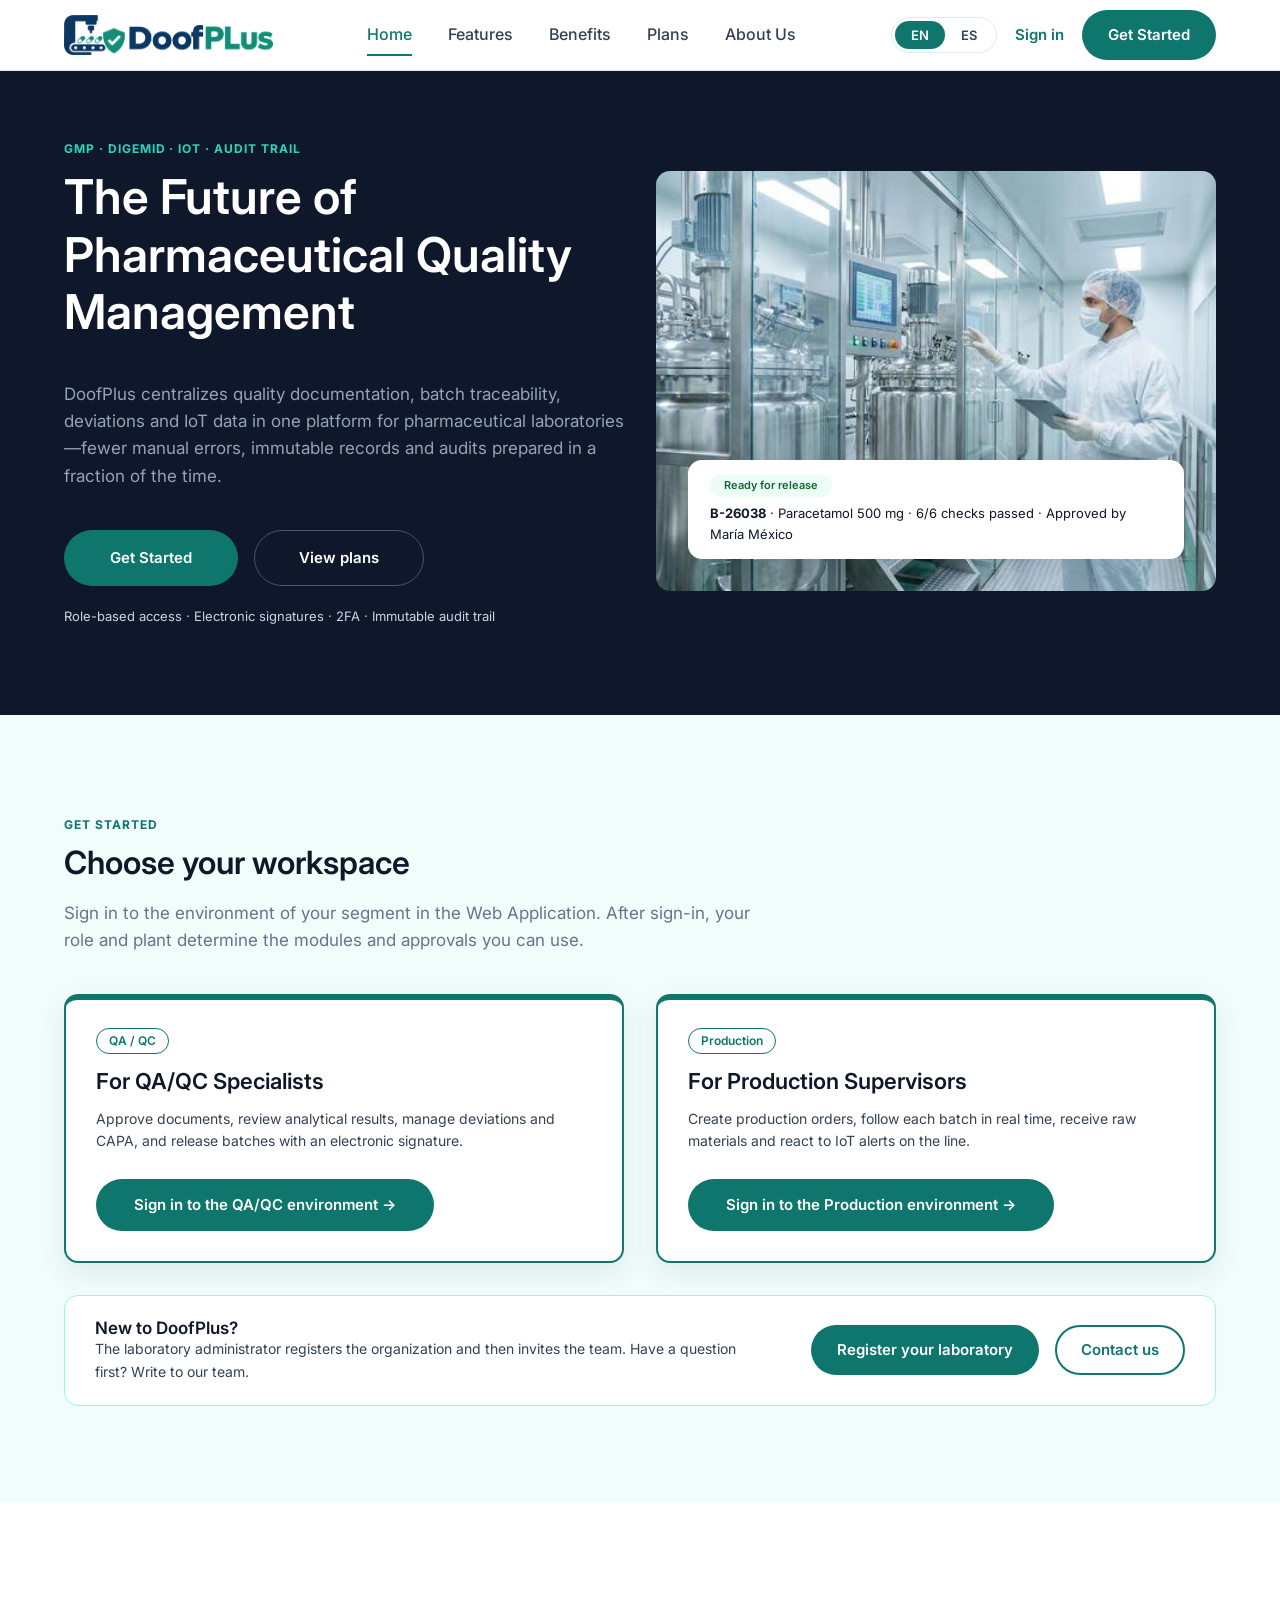
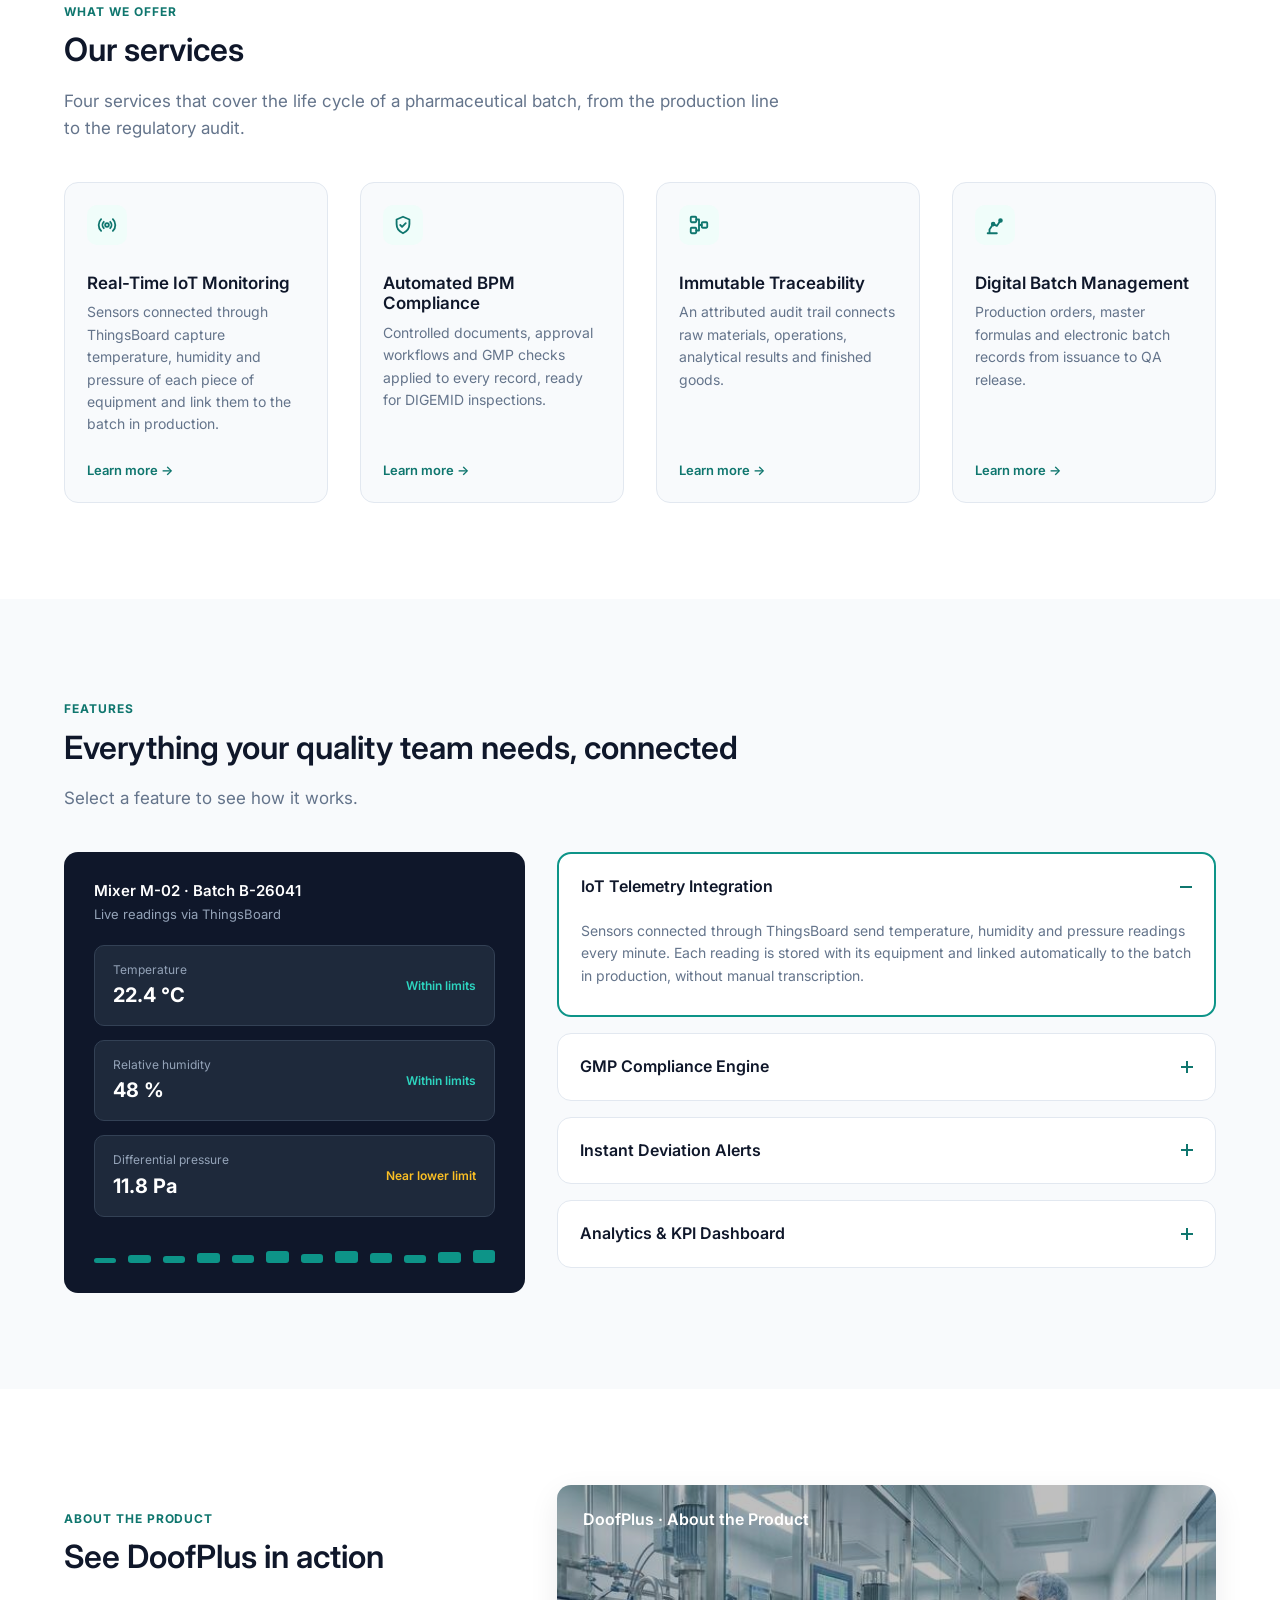
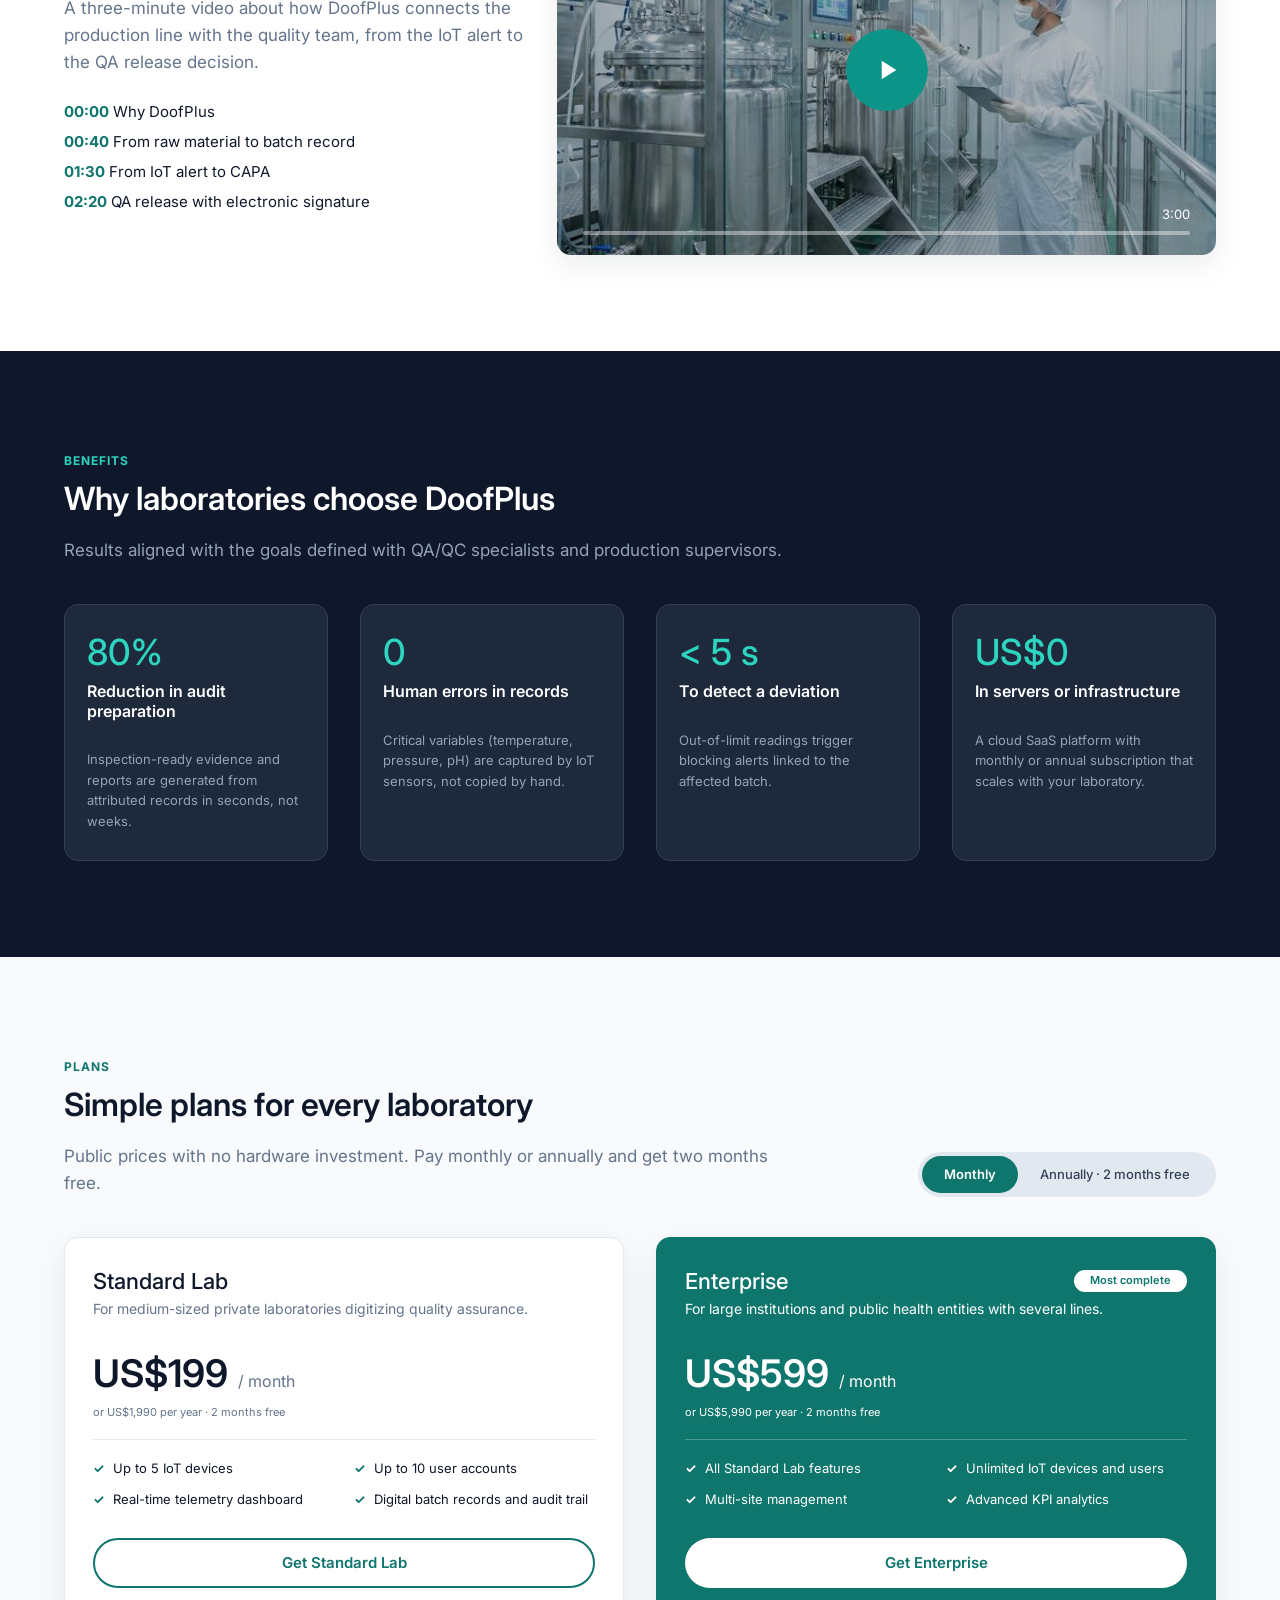
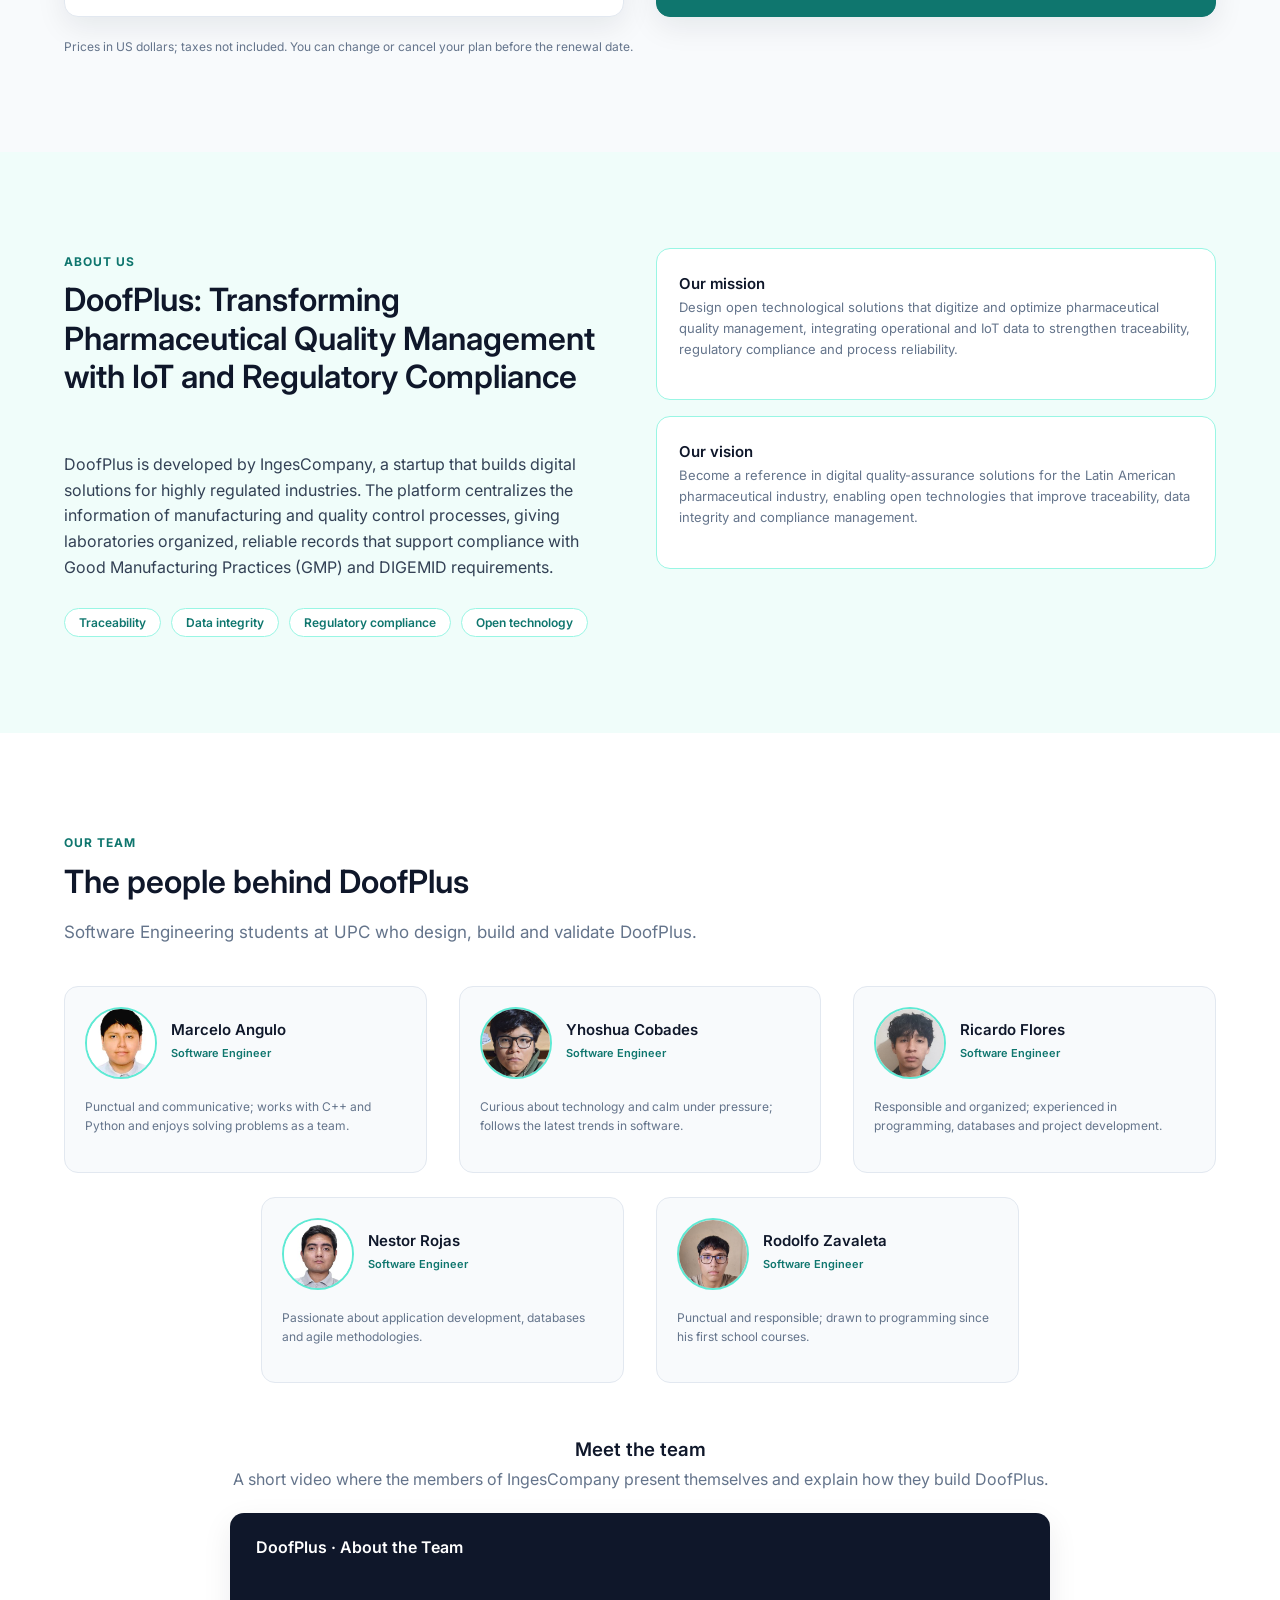
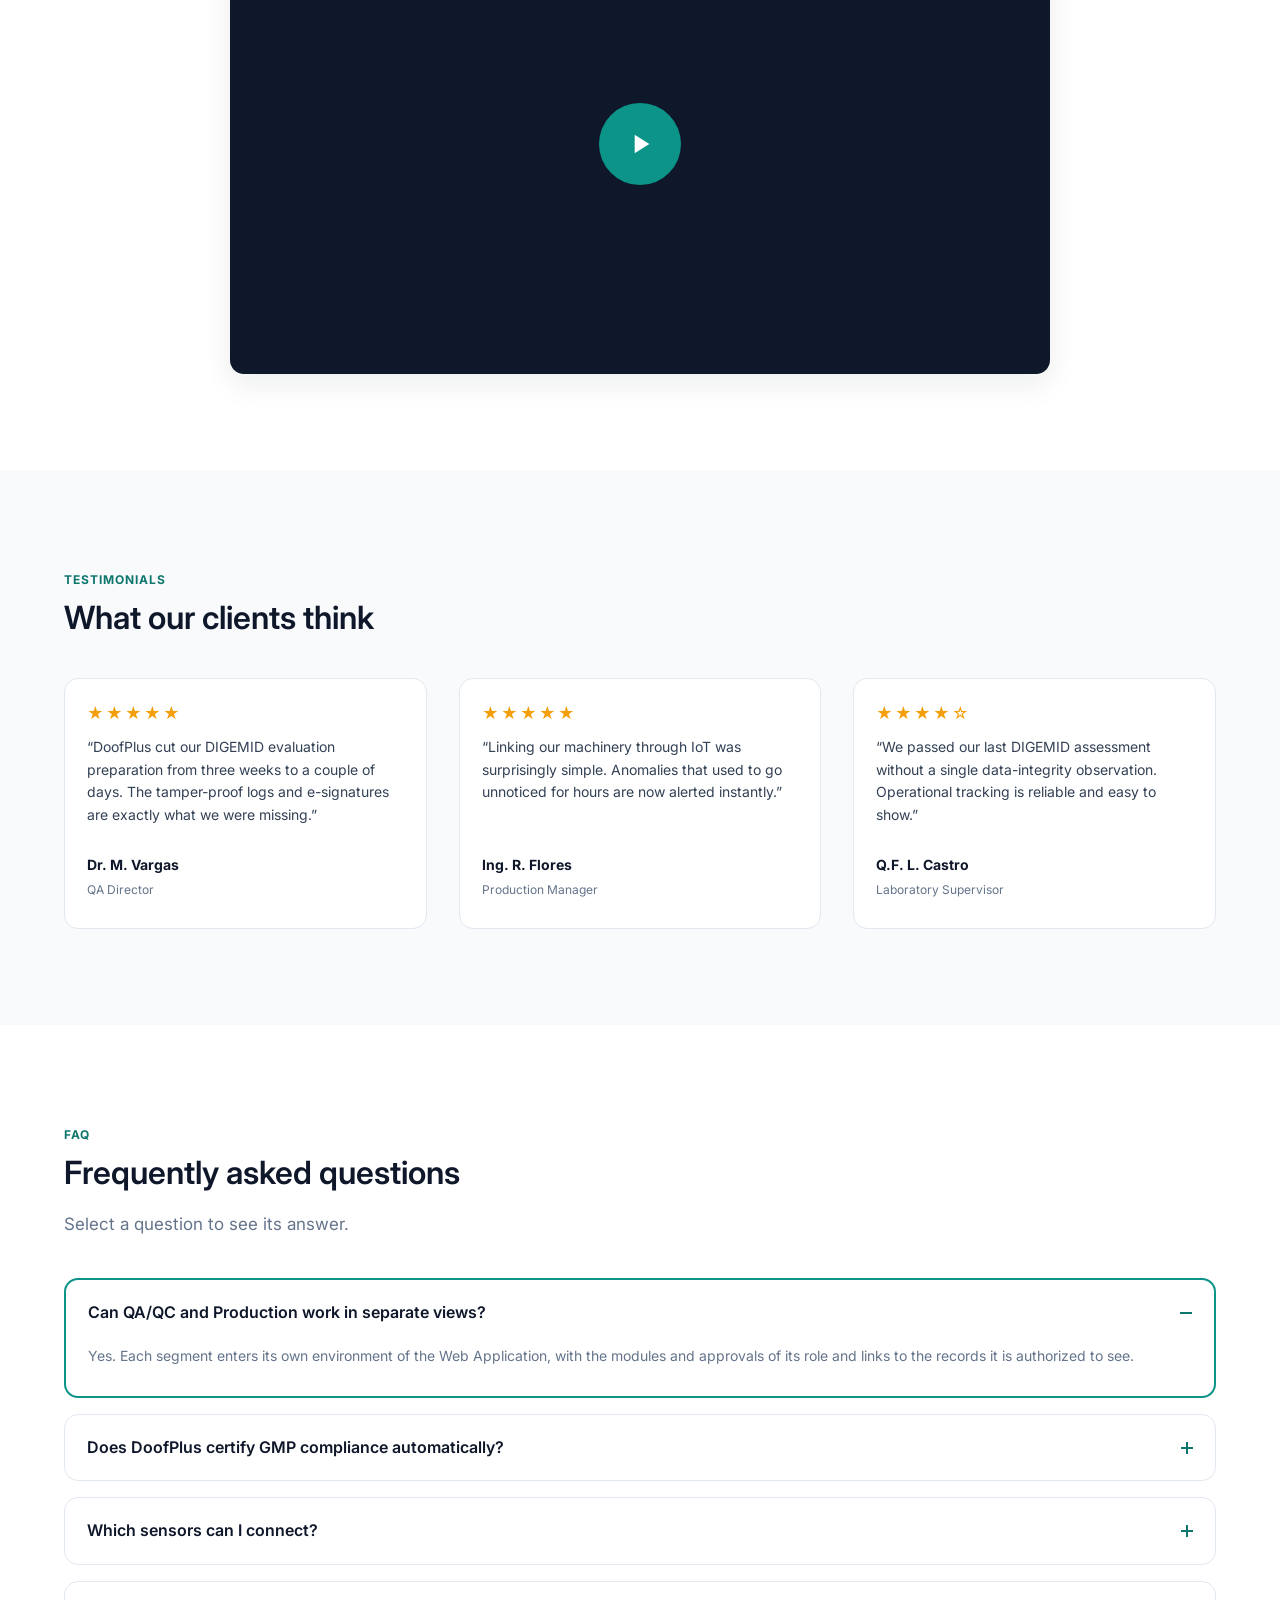
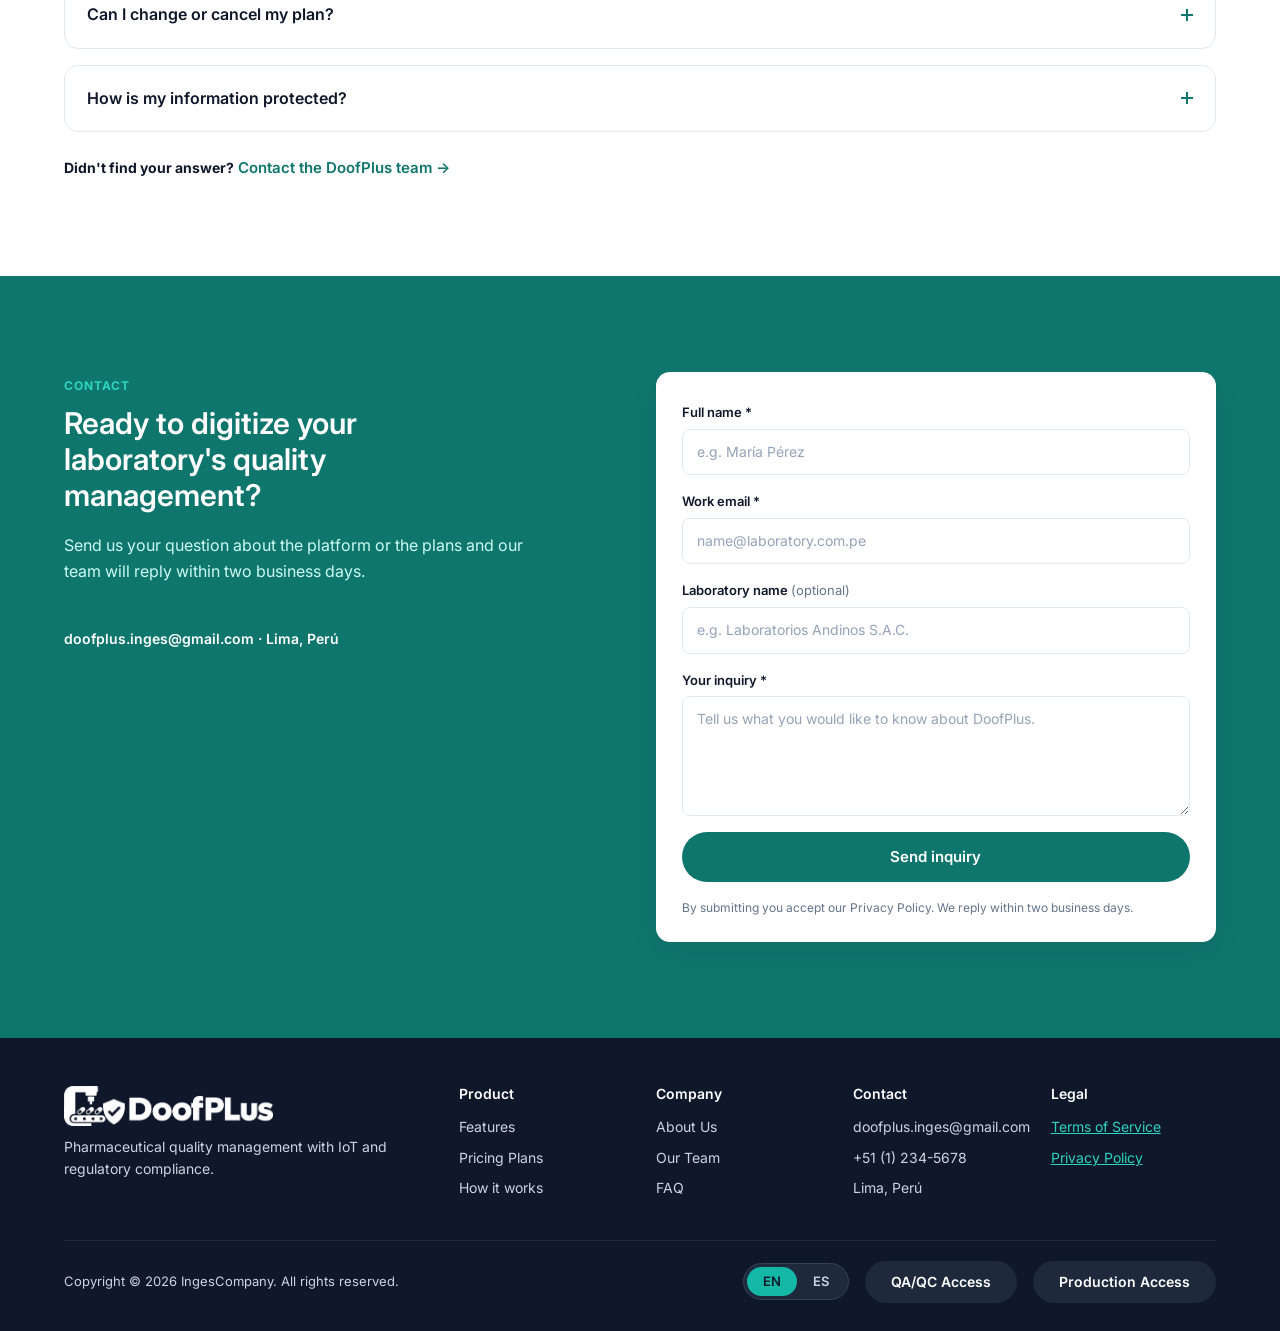
<file: index.html>
<!DOCTYPE html>
<html lang="en-US">
<head>
  <meta charset="UTF-8">
  <meta name="viewport" content="width=device-width, initial-scale=1.0">
  <meta name="description" content="DoofPlus centralizes quality documentation, batch traceability, deviations and IoT data for pharmaceutical laboratories in one platform.">
  <meta name="keywords" content="DoofPlus, pharmaceutical quality management, GMP, BPM, DIGEMID, batch traceability, IoT, audit trail, QA/QC, SaaS">
  <meta name="author" content="IngesCompany">
  <title data-i18n="meta.home">DoofPlus - Pharmaceutical Quality Management</title>
  <link rel="icon" href="favicon.ico" sizes="any">
  <link rel="preconnect" href="https://fonts.googleapis.com">
  <link rel="preconnect" href="https://fonts.gstatic.com" crossorigin>
  <link href="https://fonts.googleapis.com/css2?family=Inter:wght@400;500;600;700&display=swap" rel="stylesheet">
  <link rel="stylesheet" href="public/assets/styles/main.css">
</head>
<body>
<a class="skip-link" href="#main" data-i18n="nav.skip">Skip to main content</a>
<!-- Header: brand, section navigation, language switcher and segment access -->
<header class="navbar">
  <div class="container navbar-inner">
    <a href="#home" class="brand"><img src="public/assets/images/doofplus-logo.png" alt="DoofPlus" class="brand-logo"></a>

    <nav class="nav-links" aria-label="Main">
      <a href="#home" class="active" data-i18n="nav.home">Home</a>
      <a href="#features" data-i18n="nav.features">Features</a>
      <a href="#benefits" data-i18n="nav.benefits">Benefits</a>
      <a href="#plans" data-i18n="nav.plans">Plans</a>
      <a href="#about" data-i18n="nav.about">About Us</a>
    </nav>

    <div class="nav-actions">
      <div class="lang-switch" role="group" aria-label="Language">
        <button class="lang-btn active" type="button" data-lang="en">EN</button>
        <button class="lang-btn" type="button" data-lang="es">ES</button>
      </div>
      <a href="#workspace" class="link-teal desktop-only" data-i18n="nav.sign_in">Sign in</a>
      <a href="#workspace" data-magnetic class="btn btn-primary desktop-only" data-i18n="nav.get_started">Get Started</a>
      <button class="menu-toggle" type="button" aria-expanded="false" aria-controls="mobile-menu" data-i18n-aria="nav.menu">
        <span></span><span></span><span></span>
      </button>
    </div>
  </div>

  <!-- Mobile menu (≤ 900px) -->
  <div class="mobile-menu" id="mobile-menu" hidden>
    <nav class="mobile-links" aria-label="Main">
      <a href="#home" data-i18n="nav.home">Home</a>
      <a href="#features" data-i18n="nav.features">Features</a>
      <a href="#benefits" data-i18n="nav.benefits">Benefits</a>
      <a href="#plans" data-i18n="nav.plans">Plans</a>
      <a href="#about" data-i18n="nav.about">About Us</a>
    </nav>
    <a href="#workspace" class="mobile-sign-in" data-i18n="nav.sign_in">Sign in</a>
    <a href="#workspace" class="btn btn-primary btn-block btn-lg" data-i18n="nav.get_started">Get Started</a>
    <a href="#plans" class="btn btn-ghost-light btn-block btn-lg" data-i18n="hero.cta_plans">View plans</a>
    <div class="lang-switch lang-switch-dark" role="group" aria-label="Language">
      <button class="lang-btn" type="button" data-lang="en">EN</button>
      <button class="lang-btn" type="button" data-lang="es">ES</button>
    </div>
  </div>
</header>

<main id="main">
  <!-- Hero: value proposition -->
  <section class="hero section-dark" id="home">
    <div class="container hero-grid">
      <div class="hero-content">
        <span class="overline overline-light" data-i18n="hero.overline">GMP · DIGEMID · IoT · Audit trail</span>
        <h1 data-i18n="hero.title">The Future of Pharmaceutical Quality Management</h1>
        <p class="hero-subtitle" data-i18n="hero.subtitle"></p>
        <div class="hero-buttons">
          <a href="#workspace" data-magnetic class="btn btn-primary btn-lg" data-i18n="hero.cta_start">Get Started</a>
          <a href="#plans" data-magnetic class="btn btn-ghost-light btn-lg" data-i18n="hero.cta_plans">View plans</a>
        </div>
        <p class="hero-trust" data-i18n="hero.trust"></p>
      </div>

      <div class="hero-visual">
        <img src="public/assets/images/pharmaceutical-laboratory.jpg" alt="" data-i18n-alt="hero.image_alt" class="hero-img">
        <div class="floating-card">
          <span class="status-badge" data-i18n="hero.badge">Ready for release</span>
          <p data-i18n="hero.badge_text"></p>
        </div>
      </div>
    </div>
  </section>

  <!-- Segment access to the Web Application -->
  <section class="section section-mint" id="workspace">
    <div class="container">
      <span class="overline" data-i18n="workspace.overline">Get started</span>
      <h2 data-i18n="workspace.title">Choose your workspace</h2>
      <p class="section-subtitle" data-i18n="workspace.subtitle"></p>

      <div class="grid-2">
        <article class="segment-card">
          <span class="pill" data-i18n="workspace.qa_tag">QA / QC</span>
          <h3 data-i18n="workspace.qa_title">For QA/QC Specialists</h3>
          <p data-i18n="workspace.qa_text"></p>
          <a href="#" data-magnetic class="btn btn-primary" data-app-segment="qa" data-i18n="workspace.qa_cta">Sign in to the QA/QC environment →</a>
        </article>
        <article class="segment-card">
          <span class="pill" data-i18n="workspace.prod_tag">Production</span>
          <h3 data-i18n="workspace.prod_title">For Production Supervisors</h3>
          <p data-i18n="workspace.prod_text"></p>
          <a href="#" data-magnetic class="btn btn-primary" data-app-segment="production" data-i18n="workspace.prod_cta">Sign in to the Production environment →</a>
        </article>
      </div>

      <div class="new-banner">
        <div>
          <h3 data-i18n="workspace.new_title">New to DoofPlus?</h3>
          <p data-i18n="workspace.new_text"></p>
        </div>
        <div class="new-banner-actions">
          <a href="#" data-magnetic class="btn btn-primary" data-app-segment="register" data-i18n="workspace.register">Register your laboratory</a>
          <a href="#contact" class="btn btn-outline" data-i18n="workspace.contact">Contact us</a>
        </div>
      </div>
    </div>
  </section>

  <!-- Services -->
  <section class="section" id="services">
    <div class="container">
      <span class="overline" data-i18n="services.overline">What we offer</span>
      <h2 data-i18n="services.title">Our services</h2>
      <p class="section-subtitle" data-i18n="services.subtitle"></p>

      <div class="grid-4">
        <article class="service-card">
          <span class="icon-box" aria-hidden="true">
            <svg viewBox="0 0 24 24"><circle cx="12" cy="12" r="2"/><path d="M8.5 15.5a5 5 0 0 1 0-7M15.5 8.5a5 5 0 0 1 0 7M5.6 18.4a9 9 0 0 1 0-12.8M18.4 5.6a9 9 0 0 1 0 12.8"/></svg>
          </span>
          <h3 data-i18n="services.iot_title">Real-Time IoT Monitoring</h3>
          <p data-i18n="services.iot_text"></p>
          <a href="#features" class="link-teal" data-feature="0" data-i18n="services.learn_more">Learn more →</a>
        </article>
        <article class="service-card">
          <span class="icon-box" aria-hidden="true">
            <svg viewBox="0 0 24 24"><path d="M12 3l7 3v5c0 4.5-3 8.3-7 10-4-1.7-7-5.5-7-10V6z"/><path d="M9 12l2 2 4-4"/></svg>
          </span>
          <h3 data-i18n="services.gmp_title">Automated GMP Compliance</h3>
          <p data-i18n="services.gmp_text"></p>
          <a href="#features" class="link-teal" data-feature="1" data-i18n="services.learn_more">Learn more →</a>
        </article>
        <article class="service-card">
          <span class="icon-box" aria-hidden="true">
            <svg viewBox="0 0 24 24"><rect x="3" y="3" width="6" height="6" rx="1"/><rect x="15" y="9" width="6" height="6" rx="1"/><rect x="3" y="15" width="6" height="6" rx="1"/><path d="M9 6h3v12H9M12 12h3"/></svg>
          </span>
          <h3 data-i18n="services.trace_title">Immutable Traceability</h3>
          <p data-i18n="services.trace_text"></p>
          <a href="#features" class="link-teal" data-feature="2" data-i18n="services.learn_more">Learn more →</a>
        </article>
        <article class="service-card">
          <span class="icon-box" aria-hidden="true">
            <svg viewBox="0 0 24 24"><path d="M4 21h10M6 21v-4l4-6 4 2 4-6"/><circle cx="10" cy="11" r="1.5"/><circle cx="18" cy="7" r="1.5"/></svg>
          </span>
          <h3 data-i18n="services.batch_title">Digital Batch Management</h3>
          <p data-i18n="services.batch_text"></p>
          <a href="#features" class="link-teal" data-feature="3" data-i18n="services.learn_more">Learn more →</a>
        </article>
      </div>
    </div>
  </section>

  <!-- Features: accordion with a preview panel -->
  <section class="section section-gray" id="features">
    <div class="container">
      <span class="overline" data-i18n="features.overline">Features</span>
      <h2 data-i18n="features.title">Everything your quality team needs, connected</h2>
      <p class="section-subtitle" data-i18n="features.subtitle"></p>

      <div class="features-grid">
        <div class="feature-panels">
          <div class="feature-panel active" data-panel="0">
            <h3 data-i18n="features.p1_title"></h3>
            <p class="panel-subtitle" data-i18n="features.p1_subtitle"></p>
            <div class="reading"><div><span data-i18n="features.p1_r1"></span><strong>22.4 °C</strong></div><em class="ok" data-i18n="features.s_within"></em></div>
            <div class="reading"><div><span data-i18n="features.p1_r2"></span><strong>48 %</strong></div><em class="ok" data-i18n="features.s_within"></em></div>
            <div class="reading"><div><span data-i18n="features.p1_r3"></span><strong>11.8 Pa</strong></div><em class="warn" data-i18n="features.s_near"></em></div>
            <div class="bars" aria-hidden="true"><i style="height:30%"></i><i style="height:45%"></i><i style="height:40%"></i><i style="height:60%"></i><i style="height:50%"></i><i style="height:70%"></i><i style="height:55%"></i><i style="height:75%"></i><i style="height:60%"></i><i style="height:50%"></i><i style="height:65%"></i><i style="height:80%"></i></div>
          </div>
          <div class="feature-panel" data-panel="1">
            <h3 data-i18n="features.p2_title"></h3>
            <p class="panel-subtitle" data-i18n="features.p2_subtitle"></p>
            <div class="reading"><div><span data-i18n="features.p2_r1"></span><strong>MF-PCT-500 v3</strong></div><em class="ok" data-i18n="features.s_signed"></em></div>
            <div class="reading"><div><span data-i18n="features.p2_r2"></span><strong>12 / 12</strong></div><em class="ok" data-i18n="features.s_done"></em></div>
            <div class="reading"><div><span data-i18n="features.p2_r3"></span><strong>2 / 2</strong></div><em class="ok" data-i18n="features.s_done"></em></div>
          </div>
          <div class="feature-panel" data-panel="2">
            <h3 data-i18n="features.p3_title"></h3>
            <p class="panel-subtitle" data-i18n="features.p3_subtitle"></p>
            <div class="reading"><div><span data-i18n="features.p3_r1"></span><strong data-i18n="features.s_major"></strong></div><em class="warn" data-i18n="features.s_alert"></em></div>
            <div class="reading"><div><span data-i18n="features.p3_r2"></span><strong>4.2 s</strong></div><em class="ok">&lt; 5 s</em></div>
            <div class="reading"><div><span data-i18n="features.p3_r3"></span><strong data-i18n="features.s_qa"></strong></div><em class="ok">CAPA-0198</em></div>
          </div>
          <div class="feature-panel" data-panel="3">
            <h3 data-i18n="features.p4_title"></h3>
            <p class="panel-subtitle" data-i18n="features.p4_subtitle"></p>
            <div class="reading"><div><span data-i18n="features.p4_r1"></span><strong>38</strong></div><em class="ok" data-i18n="features.s_up"></em></div>
            <div class="reading"><div><span data-i18n="features.p4_r2"></span><strong>3</strong></div><em class="warn" data-i18n="features.s_watch"></em></div>
            <div class="reading"><div><span data-i18n="features.p4_r3"></span><strong>94 %</strong></div><em class="ok" data-i18n="features.s_target"></em></div>
          </div>
        </div>

        <div class="accordion" data-accordion="features">
          <div class="accordion-item open">
            <button class="accordion-header" type="button" aria-expanded="true"><span data-i18n="features.f1_title"></span><i class="accordion-icon" aria-hidden="true"></i></button>
            <div class="accordion-body"><p data-i18n="features.f1_text"></p></div>
          </div>
          <div class="accordion-item">
            <button class="accordion-header" type="button" aria-expanded="false"><span data-i18n="features.f2_title"></span><i class="accordion-icon" aria-hidden="true"></i></button>
            <div class="accordion-body"><p data-i18n="features.f2_text"></p></div>
          </div>
          <div class="accordion-item">
            <button class="accordion-header" type="button" aria-expanded="false"><span data-i18n="features.f3_title"></span><i class="accordion-icon" aria-hidden="true"></i></button>
            <div class="accordion-body"><p data-i18n="features.f3_text"></p></div>
          </div>
          <div class="accordion-item">
            <button class="accordion-header" type="button" aria-expanded="false"><span data-i18n="features.f4_title"></span><i class="accordion-icon" aria-hidden="true"></i></button>
            <div class="accordion-body"><p data-i18n="features.f4_text"></p></div>
          </div>
        </div>
      </div>
    </div>
  </section>

  <!-- About the Product video -->
  <section class="section" id="product">
    <div class="container product-grid">
      <div class="product-intro">
        <span class="overline" data-i18n="product.overline">About the product</span>
        <h2 data-i18n="product.title">See DoofPlus in action</h2>
        <p class="section-subtitle" data-i18n="product.subtitle"></p>
      </div>
      <div class="video-player" data-video="product">
        <img src="public/assets/images/pharmaceutical-laboratory.jpg" alt="">
        <span class="video-title" data-i18n="product.player_title">DoofPlus · About the Product</span>
        <button class="play-btn" type="button" data-video-play data-i18n-aria="product.play"><svg viewBox="0 0 24 24" aria-hidden="true"><path d="M8 5v14l11-7z"/></svg></button>
        <span class="video-duration">3:00</span>
        <span class="video-progress" aria-hidden="true"></span>
      </div>
      <div class="product-details">
        <ul class="chapters">
          <li><strong>00:00</strong> <span data-i18n="product.ch1"></span></li>
          <li><strong>00:40</strong> <span data-i18n="product.ch2"></span></li>
          <li><strong>01:30</strong> <span data-i18n="product.ch3"></span></li>
          <li><strong>02:20</strong> <span data-i18n="product.ch4"></span></li>
        </ul>
        <a href="#" class="link-teal" data-video-link="product" data-i18n="product.youtube">Can't play the video? Watch it on YouTube →</a>
        <p class="video-soon" hidden data-video-soon="product" data-i18n="product.soon"></p>
      </div>
    </div>
  </section>

  <!-- Benefits -->
  <section class="section section-dark" id="benefits">
    <div class="container">
      <span class="overline overline-light" data-i18n="benefits.overline">Benefits</span>
      <h2 data-i18n="benefits.title">Why laboratories choose DoofPlus</h2>
      <p class="section-subtitle" data-i18n="benefits.subtitle"></p>
      <div class="grid-4">
        <article class="benefit-card"><strong class="benefit-value">80%</strong><h3 data-i18n="benefits.b1_title"></h3><p data-i18n="benefits.b1_text"></p></article>
        <article class="benefit-card"><strong class="benefit-value">0</strong><h3 data-i18n="benefits.b2_title"></h3><p data-i18n="benefits.b2_text"></p></article>
        <article class="benefit-card"><strong class="benefit-value">&lt; 5 s</strong><h3 data-i18n="benefits.b3_title"></h3><p data-i18n="benefits.b3_text"></p></article>
        <article class="benefit-card"><strong class="benefit-value">US$0</strong><h3 data-i18n="benefits.b4_title"></h3><p data-i18n="benefits.b4_text"></p></article>
      </div>
    </div>
  </section>

  <!-- Plans with monthly / annual billing -->
  <section class="section section-gray" id="plans">
    <div class="container">
      <div class="plans-head">
        <div>
          <span class="overline" data-i18n="plans.overline">Plans</span>
          <h2 data-i18n="plans.title">Simple plans for every laboratory</h2>
          <p class="section-subtitle" data-i18n="plans.subtitle"></p>
        </div>
        <div class="billing-toggle" role="group">
          <button type="button" class="active" data-billing="monthly" data-i18n="plans.monthly">Monthly</button>
          <button type="button" data-billing="annual" data-i18n="plans.annually">Annually · 2 months free</button>
        </div>
      </div>

      <div class="grid-2">
        <article class="plan-card">
          <h3 data-i18n="plans.standard_name">Standard Lab</h3>
          <p class="plan-desc" data-i18n="plans.standard_desc"></p>
          <p class="price"><strong data-price-monthly="US$199" data-price-annual="US$1,990">US$199</strong> <span data-period></span></p>
          <p class="price-note" data-note-monthly="plans.standard_note_monthly" data-note-annual="plans.standard_note_annual"></p>
          <ul class="plan-features">
            <li data-i18n="plans.standard_f1"></li>
            <li data-i18n="plans.standard_f2"></li>
            <li data-i18n="plans.standard_f3"></li>
            <li data-i18n="plans.standard_f4"></li>
          </ul>
          <a href="#" data-magnetic class="btn btn-outline btn-block" data-app-segment="register" data-i18n="plans.standard_cta">Get Standard Lab</a>
        </article>
        <article class="plan-card plan-featured">
          <div class="plan-title-row"><h3 data-i18n="plans.enterprise_name">Enterprise</h3><span class="plan-badge" data-i18n="plans.enterprise_badge">Most complete</span></div>
          <p class="plan-desc" data-i18n="plans.enterprise_desc"></p>
          <p class="price"><strong data-price-monthly="US$599" data-price-annual="US$5,990">US$599</strong> <span data-period></span></p>
          <p class="price-note" data-note-monthly="plans.enterprise_note_monthly" data-note-annual="plans.enterprise_note_annual"></p>
          <ul class="plan-features">
            <li data-i18n="plans.enterprise_f1"></li>
            <li data-i18n="plans.enterprise_f2"></li>
            <li data-i18n="plans.enterprise_f3"></li>
            <li data-i18n="plans.enterprise_f4"></li>
          </ul>
          <a href="#" data-magnetic class="btn btn-white btn-block" data-app-segment="register" data-i18n="plans.enterprise_cta">Get Enterprise</a>
        </article>
      </div>
      <p class="plans-note" data-i18n="plans.note"></p>
    </div>
  </section>

  <!-- About us -->
  <section class="section section-mint" id="about">
    <div class="container about-grid">
      <div>
        <span class="overline" data-i18n="about.overline">About us</span>
        <h2 data-i18n="about.title"></h2>
        <p class="about-text" data-i18n="about.text"></p>
        <ul class="tags">
          <li data-i18n="about.tag1"></li>
          <li data-i18n="about.tag2"></li>
          <li data-i18n="about.tag3"></li>
          <li data-i18n="about.tag4"></li>
        </ul>
      </div>
      <div class="about-cards">
        <article class="info-card"><h3 data-i18n="about.mission_title"></h3><p data-i18n="about.mission_text"></p></article>
        <article class="info-card"><h3 data-i18n="about.vision_title"></h3><p data-i18n="about.vision_text"></p></article>
      </div>
    </div>
  </section>

  <!-- Team -->
  <section class="section" id="team">
    <div class="container">
      <span class="overline" data-i18n="team.overline">Our team</span>
      <h2 data-i18n="team.title">The people behind DoofPlus</h2>
      <p class="section-subtitle" data-i18n="team.subtitle"></p>
      <div class="team-grid">
        <article class="team-card">
          <div class="team-head"><img src="public/assets/images/team/marcelo.jpg" alt="Marcelo Angulo"><div><h3>Marcelo Angulo</h3><span data-i18n="team.role"></span></div></div>
          <p data-i18n="team.marcelo"></p>
        </article>
        <article class="team-card">
          <div class="team-head"><img src="public/assets/images/team/yhoshua.jpg" alt="Yhoshua Cobades"><div><h3>Yhoshua Cobades</h3><span data-i18n="team.role"></span></div></div>
          <p data-i18n="team.yhoshua"></p>
        </article>
        <article class="team-card">
          <div class="team-head"><img src="public/assets/images/team/ricardo.jpg" alt="Ricardo Flores"><div><h3>Ricardo Flores</h3><span data-i18n="team.role"></span></div></div>
          <p data-i18n="team.ricardo"></p>
        </article>
        <article class="team-card">
          <div class="team-head"><img src="public/assets/images/team/nestor.jpg" alt="Nestor Rojas"><div><h3>Nestor Rojas</h3><span data-i18n="team.role"></span></div></div>
          <p data-i18n="team.nestor"></p>
        </article>
        <article class="team-card">
          <div class="team-head"><img src="public/assets/images/team/rodolfo.jpg" alt="Rodolfo Zavaleta"><div><h3>Rodolfo Zavaleta</h3><span data-i18n="team.role"></span></div></div>
          <p data-i18n="team.rodolfo"></p>
        </article>
      </div>

      <!-- About-the-Team video -->
      <div class="team-video">
        <h3 data-i18n="team.video_title">Meet the team</h3>
        <p data-i18n="team.video_text"></p>
        <div class="video-player video-player-dark" data-video="team">
          <span class="video-title" data-i18n="team.player_title">DoofPlus · About the Team</span>
          <button class="play-btn" type="button" data-video-play data-i18n-aria="team.play"><svg viewBox="0 0 24 24" aria-hidden="true"><path d="M8 5v14l11-7z"/></svg></button>
        </div>
        <a href="#" class="link-teal" data-video-link="team" data-i18n="team.youtube">Can't play the video? Watch it on YouTube →</a>
        <p class="video-soon" hidden data-video-soon="team" data-i18n="team.soon"></p>
      </div>
    </div>
  </section>

  <!-- Testimonials -->
  <section class="section section-gray" id="testimonials">
    <div class="container">
      <span class="overline" data-i18n="testimonials.overline">Testimonials</span>
      <h2 data-i18n="testimonials.title">What our clients think</h2>
      <div class="grid-3">
        <figure class="testimonial">
          <span class="stars" role="img" data-i18n-aria="testimonials.rating5">★★★★★</span>
          <blockquote data-i18n="testimonials.t1_text"></blockquote>
          <figcaption><strong>Dr. M. Vargas</strong><span data-i18n="testimonials.t1_role"></span></figcaption>
        </figure>
        <figure class="testimonial">
          <span class="stars" role="img" data-i18n-aria="testimonials.rating5">★★★★★</span>
          <blockquote data-i18n="testimonials.t2_text"></blockquote>
          <figcaption><strong>Ing. R. Flores</strong><span data-i18n="testimonials.t2_role"></span></figcaption>
        </figure>
        <figure class="testimonial">
          <span class="stars" role="img" data-i18n-aria="testimonials.rating4">★★★★☆</span>
          <blockquote data-i18n="testimonials.t3_text"></blockquote>
          <figcaption><strong>Q.F. L. Castro</strong><span data-i18n="testimonials.t3_role"></span></figcaption>
        </figure>
      </div>
    </div>
  </section>

  <!-- FAQ -->
  <section class="section" id="faq">
    <div class="container">
      <span class="overline" data-i18n="faq.overline">FAQ</span>
      <h2 data-i18n="faq.title">Frequently asked questions</h2>
      <p class="section-subtitle" data-i18n="faq.subtitle"></p>
      <div class="accordion" data-accordion="faq">
        <div class="accordion-item open">
          <button class="accordion-header" type="button" aria-expanded="true"><span data-i18n="faq.q1"></span><i class="accordion-icon" aria-hidden="true"></i></button>
          <div class="accordion-body"><p data-i18n="faq.a1"></p></div>
        </div>
        <div class="accordion-item">
          <button class="accordion-header" type="button" aria-expanded="false"><span data-i18n="faq.q2"></span><i class="accordion-icon" aria-hidden="true"></i></button>
          <div class="accordion-body"><p data-i18n="faq.a2"></p></div>
        </div>
        <div class="accordion-item">
          <button class="accordion-header" type="button" aria-expanded="false"><span data-i18n="faq.q3"></span><i class="accordion-icon" aria-hidden="true"></i></button>
          <div class="accordion-body"><p data-i18n="faq.a3"></p></div>
        </div>
        <div class="accordion-item">
          <button class="accordion-header" type="button" aria-expanded="false"><span data-i18n="faq.q4"></span><i class="accordion-icon" aria-hidden="true"></i></button>
          <div class="accordion-body"><p data-i18n="faq.a4"></p></div>
        </div>
        <div class="accordion-item">
          <button class="accordion-header" type="button" aria-expanded="false"><span data-i18n="faq.q5"></span><i class="accordion-icon" aria-hidden="true"></i></button>
          <div class="accordion-body"><p data-i18n="faq.a5"></p></div>
        </div>
      </div>
      <p class="faq-more"><strong data-i18n="faq.more"></strong> <a href="#contact" class="link-teal" data-i18n="faq.contact"></a></p>
    </div>
  </section>

  <!-- Contact: inquiry form (US04) -->
  <section class="section section-teal" id="contact">
    <div class="container contact-grid">
      <div class="contact-intro">
        <span class="overline overline-light" data-i18n="contact.overline">Contact</span>
        <h2 data-i18n="contact.title"></h2>
        <p class="contact-text" data-i18n="contact.text"></p>
      </div>
      <form class="form-card contact-form" novalidate>
        <div class="form-error" hidden data-i18n="form.error_banner"></div>
        <label class="field">
          <span><span data-i18n="form.name">Full name</span> *</span>
          <input type="text" name="name" autocomplete="name" required data-i18n-placeholder="form.name_ph">
          <small class="field-error" hidden data-i18n="form.error_name"></small>
        </label>
        <label class="field">
          <span><span data-i18n="form.email">Work email</span> *</span>
          <input type="email" name="email" autocomplete="email" required data-i18n-placeholder="form.email_ph">
          <small class="field-error" hidden data-i18n="form.error_email"></small>
        </label>
        <label class="field">
          <span><span data-i18n="form.lab">Laboratory name</span> <em data-i18n="form.optional">(optional)</em></span>
          <input type="text" name="lab" autocomplete="organization" data-i18n-placeholder="form.lab_ph">
        </label>
        <label class="field">
          <span><span data-i18n="form.message">Your inquiry</span> *</span>
          <textarea name="message" rows="4" required data-i18n-placeholder="form.message_ph"></textarea>
          <small class="field-error" hidden data-i18n="form.error_message"></small>
        </label>
        <button type="submit" data-magnetic class="btn btn-primary btn-block" data-i18n="form.submit">Send inquiry</button>
        <p class="form-note" data-i18n="form.disclaimer"></p>
      </form>
      <div class="form-card form-success" hidden tabindex="-1" data-contact-success>
        <span class="success-icon" aria-hidden="true">✓</span>
        <h3 data-i18n="form.success_title">Inquiry sent</h3>
        <p class="success-text"></p>
        <button type="button" class="btn btn-outline" data-contact-again data-i18n="form.again">Send another inquiry</button>
      </div>
      <p class="contact-info" data-i18n="contact.info"></p>
    </div>
  </section>
</main>

<!-- Footer -->
<footer class="footer">
  <div class="container">
    <div class="footer-grid">
      <div>
        <img src="public/assets/images/doofplus-logo.png" alt="DoofPlus" class="brand-logo footer-logo">
        <p data-i18n="footer.tagline"></p>
      </div>
      <div>
        <h4 data-i18n="footer.product">Product</h4>
        <a href="#features" data-i18n="footer.features"></a>
        <a href="#plans" data-i18n="footer.pricing"></a>
        <a href="#product" data-i18n="footer.how"></a>
      </div>
      <div>
        <h4 data-i18n="footer.company">Company</h4>
        <a href="#about" data-i18n="footer.about"></a>
        <a href="#team" data-i18n="footer.team"></a>
        <a href="#faq" data-i18n="footer.faq"></a>
      </div>
      <div>
        <h4 data-i18n="footer.contact">Contact</h4>
        <a href="mailto:doofplus.inges@gmail.com">doofplus.inges@gmail.com</a>
        <a href="tel:+5112345678">+51 (1) 234-5678</a>
        <span data-i18n="footer.location">Lima, Perú</span>
      </div>
      <div>
        <h4 data-i18n="footer.legal">Legal</h4>
        <a href="terms.html" class="underline" data-i18n="footer.terms"></a>
        <a href="privacy.html" class="underline" data-i18n="footer.privacy"></a>
      </div>
    </div>
    <div class="footer-bottom">
      <p data-i18n="footer.copyright"></p>
      <div class="footer-actions">
        <div class="lang-switch lang-switch-dark" role="group" aria-label="Language">
          <button class="lang-btn active" type="button" data-lang="en">EN</button>
          <button class="lang-btn" type="button" data-lang="es">ES</button>
        </div>
        <a href="#" class="btn btn-dark" data-app-segment="qa" data-i18n="footer.qa_access">QA/QC Access</a>
        <a href="#" class="btn btn-dark" data-app-segment="production" data-i18n="footer.prod_access">Production Access</a>
      </div>
    </div>
  </div>
</footer>

<script type="module" src="public/assets/scripts/main.js"></script>
</body>
</html>
</file>
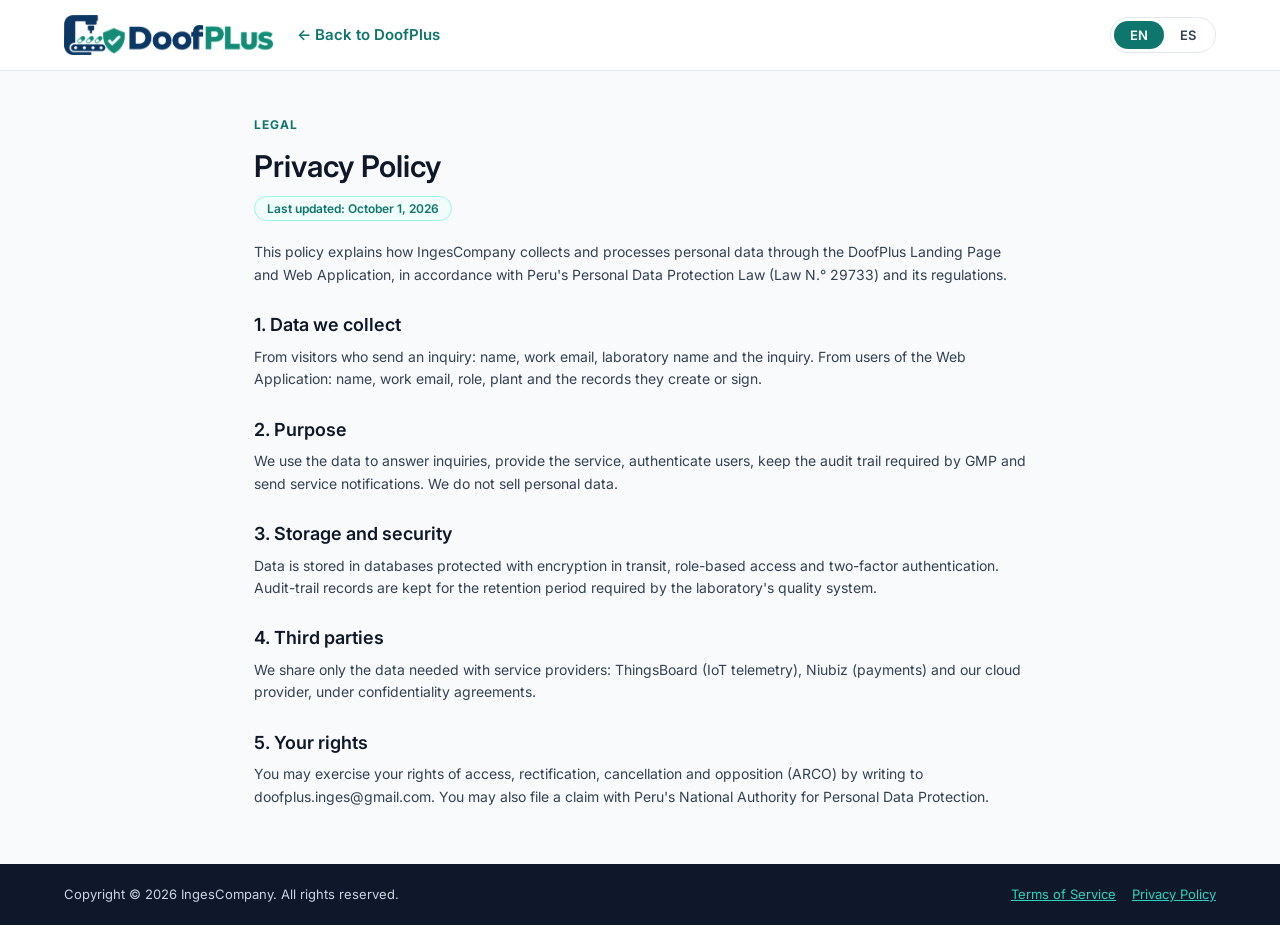
<file: privacy.html>
<!DOCTYPE html>
<html lang="en-US">
<head>
  <meta charset="UTF-8">
  <meta name="viewport" content="width=device-width, initial-scale=1.0">
  <meta name="description" content="Privacy Policy of DoofPlus under Peru's Personal Data Protection Law (Law N.° 29733).">
  <meta name="keywords" content="DoofPlus, pharmaceutical quality management, GMP, BPM, DIGEMID, batch traceability, IoT, audit trail, QA/QC, SaaS">
  <meta name="author" content="IngesCompany">
  <title data-i18n="meta.privacy">Privacy Policy - DoofPlus</title>
  <link rel="icon" href="favicon.ico" sizes="any">
  <link rel="preconnect" href="https://fonts.googleapis.com">
  <link rel="preconnect" href="https://fonts.gstatic.com" crossorigin>
  <link href="https://fonts.googleapis.com/css2?family=Inter:wght@400;500;600;700&display=swap" rel="stylesheet">
  <link rel="stylesheet" href="public/assets/styles/main.css">
</head>
<body class="page-simple">
<a class="skip-link" href="#main" data-i18n="nav.skip">Skip to main content</a>
<header class="navbar">
  <div class="container navbar-inner">
    <div class="brand-group">
      <a href="index.html" class="brand"><img src="public/assets/images/doofplus-logo.png" alt="DoofPlus" class="brand-logo"></a>
      <a href="index.html" class="link-teal back-link"><span class="desktop-only" data-i18n="nav.back">← Back to DoofPlus</span><span class="mobile-only" data-i18n="nav.back_short">← Back</span></a>
    </div>
    <div class="lang-switch" role="group" aria-label="Language">
      <button class="lang-btn active" type="button" data-lang="en">EN</button>
      <button class="lang-btn" type="button" data-lang="es">ES</button>
    </div>
  </div>
</header>

<main class="simple-main" id="main">
  <article class="container legal">
    <span class="overline" data-i18n="legal.overline">Legal</span>
    <h1 data-i18n="legal.privacy_title">Privacy Policy</h1>
    <span class="pill" data-i18n="legal.updated"></span>
    <p data-i18n="legal.privacy_intro"></p>
    <h2 data-i18n="legal.p1_title"></h2><p data-i18n="legal.p1_text"></p>
    <h2 data-i18n="legal.p2_title"></h2><p data-i18n="legal.p2_text"></p>
    <h2 data-i18n="legal.p3_title"></h2><p data-i18n="legal.p3_text"></p>
    <h2 data-i18n="legal.p4_title"></h2><p data-i18n="legal.p4_text"></p>
    <h2 data-i18n="legal.p5_title"></h2><p data-i18n="legal.p5_text"></p>
  </article>
</main>

<footer class="footer footer-simple">
  <div class="container footer-bottom">
    <p data-i18n="footer.copyright"></p>
    <div class="footer-legal">
      <a href="terms.html" class="underline" data-i18n="footer.terms"></a>
      <a href="privacy.html" class="underline" data-i18n="footer.privacy"></a>
    </div>
  </div>
</footer>

<script type="module" src="public/assets/scripts/main.js"></script>
</body>
</html>
</file>
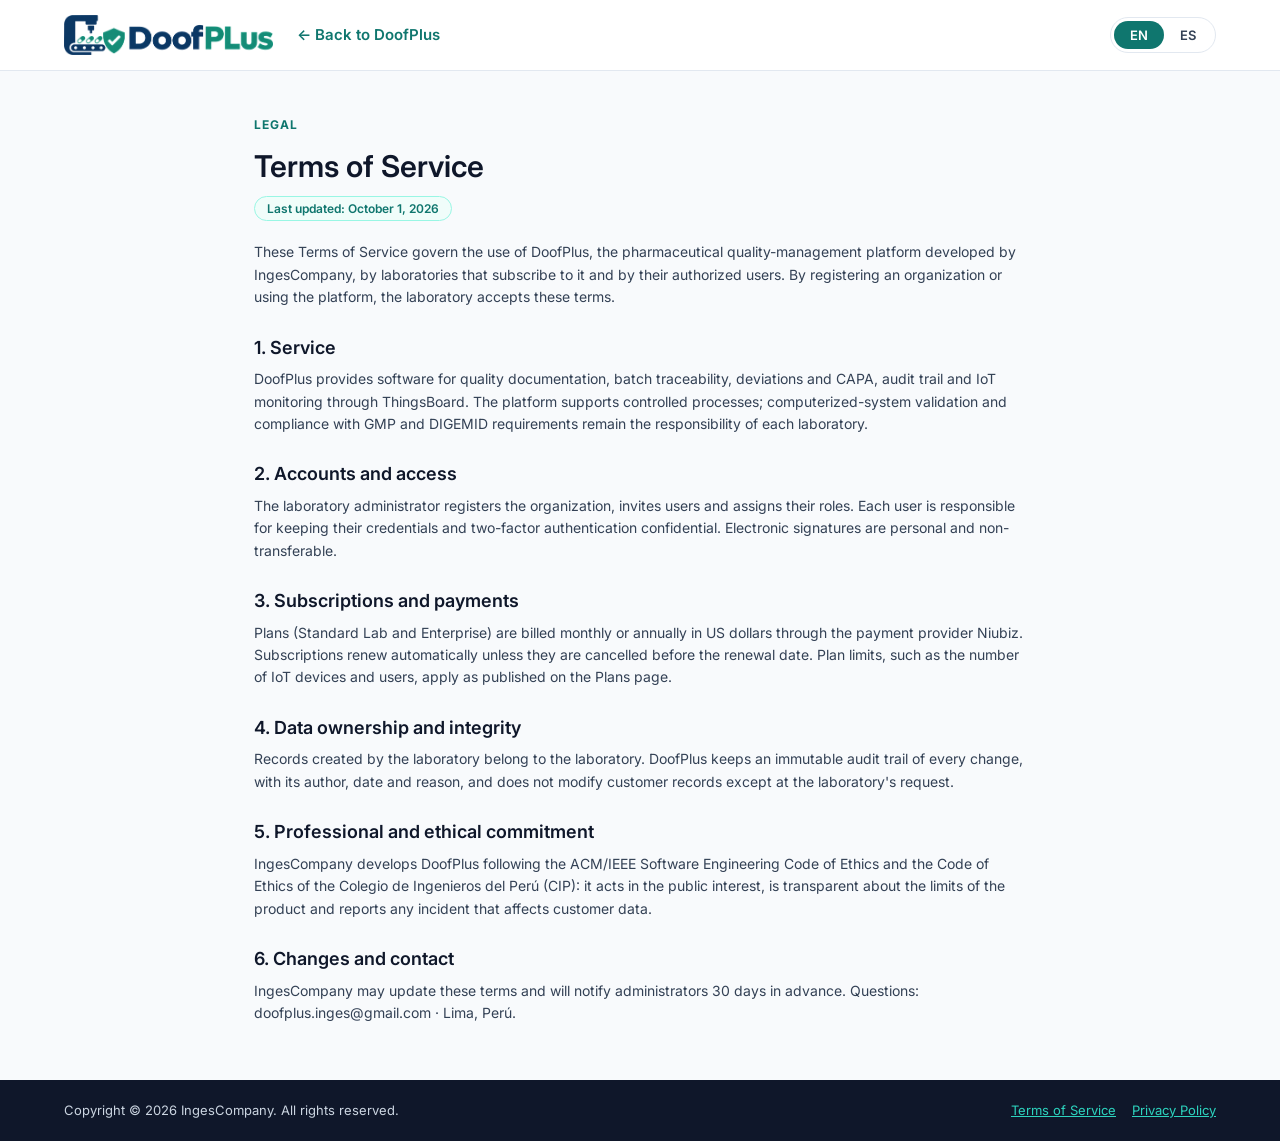
<file: terms.html>
<!DOCTYPE html>
<html lang="en-US">
<head>
  <meta charset="UTF-8">
  <meta name="viewport" content="width=device-width, initial-scale=1.0">
  <meta name="description" content="Terms of Service of DoofPlus, the pharmaceutical quality-management platform by IngesCompany.">
  <meta name="keywords" content="DoofPlus, pharmaceutical quality management, GMP, BPM, DIGEMID, batch traceability, IoT, audit trail, QA/QC, SaaS">
  <meta name="author" content="IngesCompany">
  <title data-i18n="meta.terms">Terms of Service - DoofPlus</title>
  <link rel="icon" href="favicon.ico" sizes="any">
  <link rel="preconnect" href="https://fonts.googleapis.com">
  <link rel="preconnect" href="https://fonts.gstatic.com" crossorigin>
  <link href="https://fonts.googleapis.com/css2?family=Inter:wght@400;500;600;700&display=swap" rel="stylesheet">
  <link rel="stylesheet" href="public/assets/styles/main.css">
</head>
<body class="page-simple">
<a class="skip-link" href="#main" data-i18n="nav.skip">Skip to main content</a>
<header class="navbar">
  <div class="container navbar-inner">
    <div class="brand-group">
      <a href="index.html" class="brand"><img src="public/assets/images/doofplus-logo.png" alt="DoofPlus" class="brand-logo"></a>
      <a href="index.html" class="link-teal back-link"><span class="desktop-only" data-i18n="nav.back">← Back to DoofPlus</span><span class="mobile-only" data-i18n="nav.back_short">← Back</span></a>
    </div>
    <div class="lang-switch" role="group" aria-label="Language">
      <button class="lang-btn active" type="button" data-lang="en">EN</button>
      <button class="lang-btn" type="button" data-lang="es">ES</button>
    </div>
  </div>
</header>

<main class="simple-main" id="main">
  <article class="container legal">
    <span class="overline" data-i18n="legal.overline">Legal</span>
    <h1 data-i18n="legal.terms_title">Terms of Service</h1>
    <span class="pill" data-i18n="legal.updated"></span>
    <p data-i18n="legal.terms_intro"></p>
    <h2 data-i18n="legal.t1_title"></h2><p data-i18n="legal.t1_text"></p>
    <h2 data-i18n="legal.t2_title"></h2><p data-i18n="legal.t2_text"></p>
    <h2 data-i18n="legal.t3_title"></h2><p data-i18n="legal.t3_text"></p>
    <h2 data-i18n="legal.t4_title"></h2><p data-i18n="legal.t4_text"></p>
    <h2 data-i18n="legal.t5_title"></h2><p data-i18n="legal.t5_text"></p>
    <h2 data-i18n="legal.t6_title"></h2><p data-i18n="legal.t6_text"></p>
  </article>
</main>

<footer class="footer footer-simple">
  <div class="container footer-bottom">
    <p data-i18n="footer.copyright"></p>
    <div class="footer-legal">
      <a href="terms.html" class="underline" data-i18n="footer.terms"></a>
      <a href="privacy.html" class="underline" data-i18n="footer.privacy"></a>
    </div>
  </div>
</footer>

<script type="module" src="public/assets/scripts/main.js"></script>
</body>
</html>
</file>
<file: public/assets/styles/main.css>
/* Entry stylesheet: imports every module in cascade order. */
@import url("./variables.css");
@import url("./reset.css");
@import url("./layout.css");
@import url("./grid.css");
@import url("./components.css");
@import url("./sections.css");
@import url("./pages.css");
@import url("./cursor.css");
@import url("./responsive.css");
</file>
